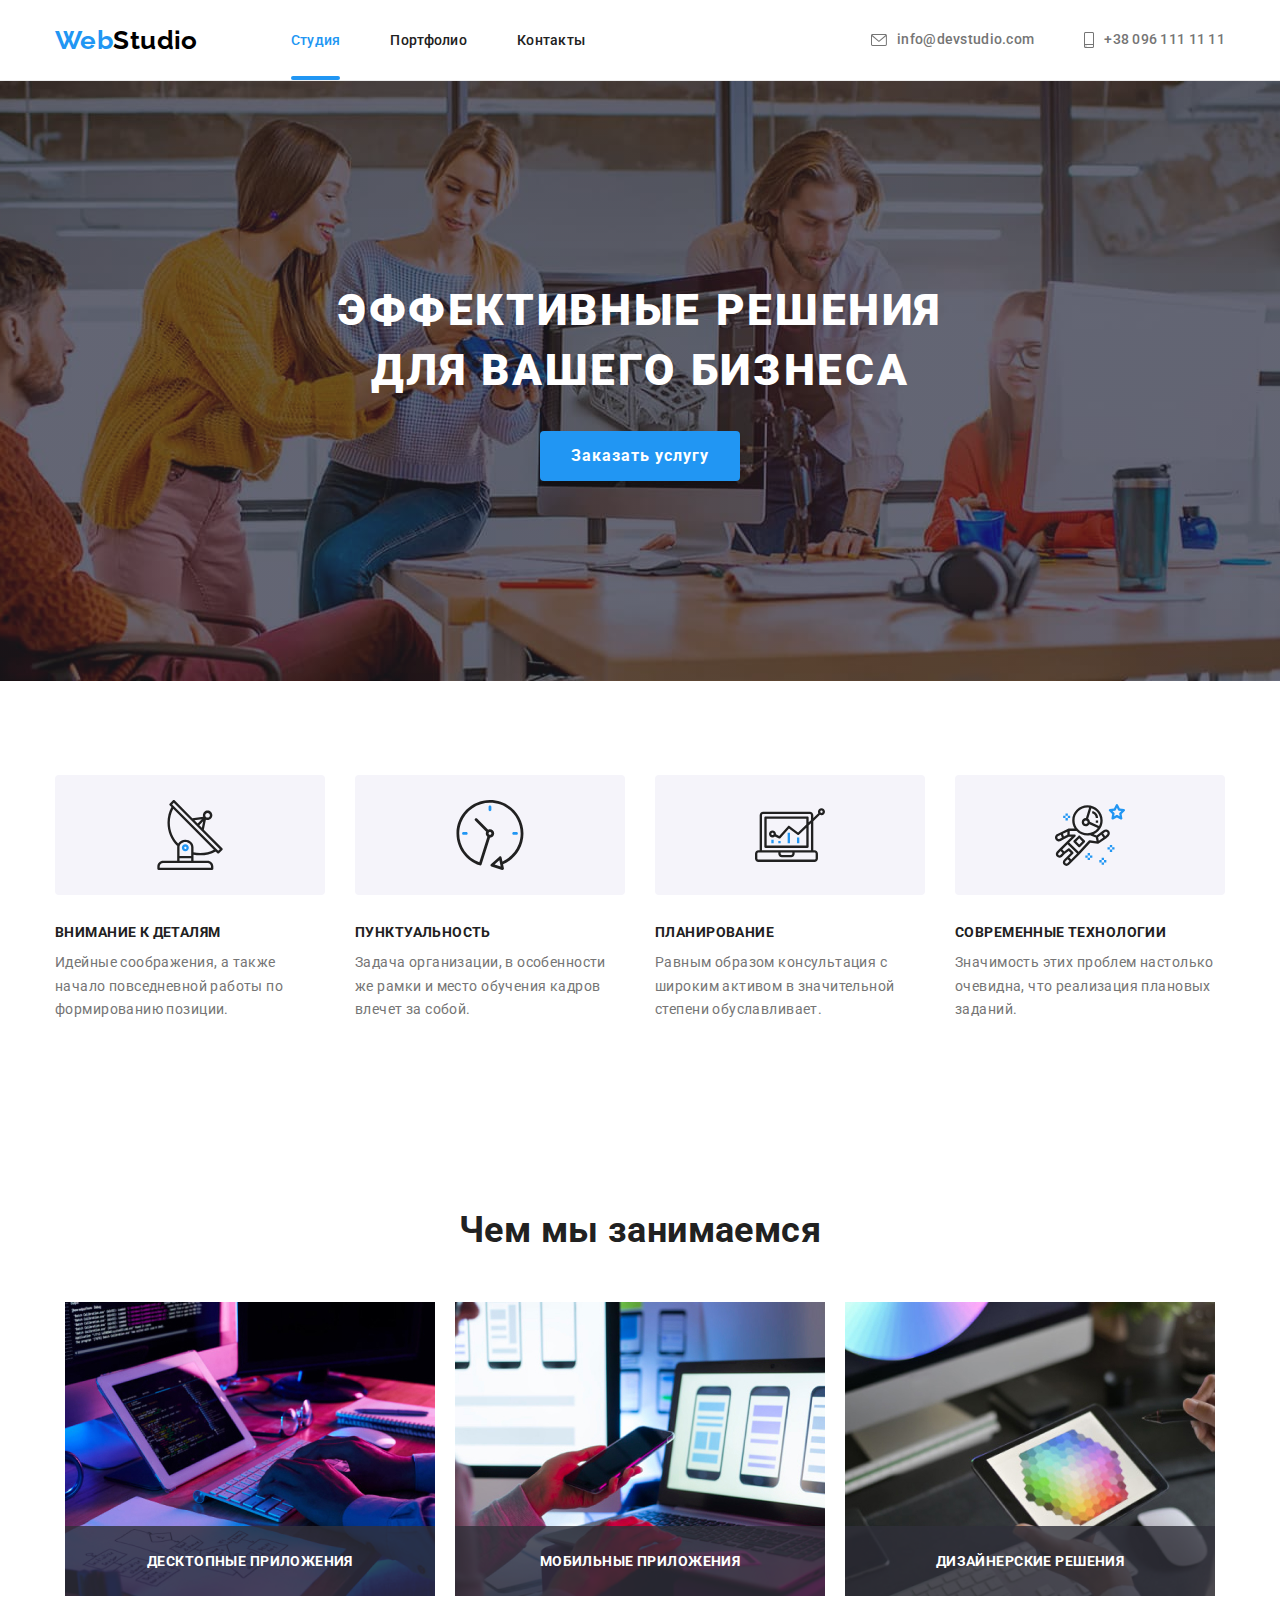
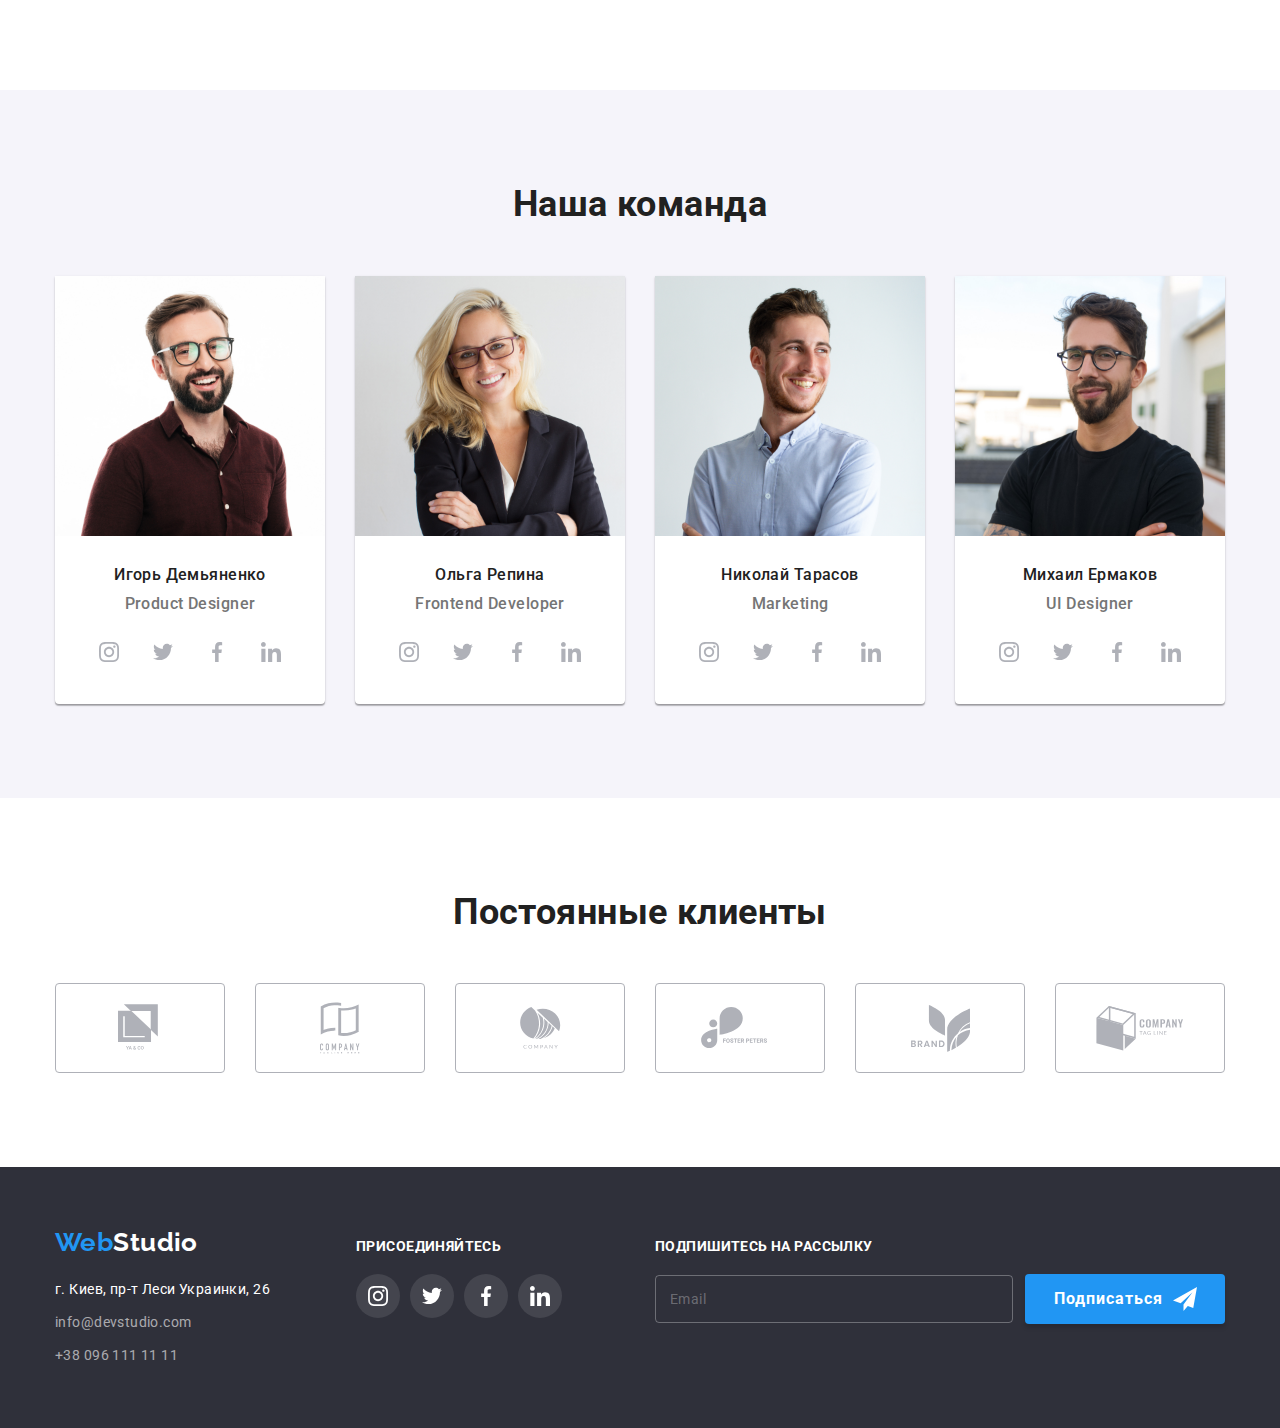
<file: index.html>
<!DOCTYPE html>
<html lang="ru">
  <head>
    <meta charset="UTF-8" />
    <meta name="viewport" content="width=device-width, initial-scale=1.0" />
    <link rel="preconnect" href="https://fonts.gstatic.com" />
    <link
      href="https://fonts.googleapis.com/css2?family=Raleway:wght@700&family=Roboto:wght@400;500;700&display=swap"
      rel="stylesheet"
    />
    <link
      rel="stylesheet"
      href="https://cdnjs.cloudflare.com/ajax/libs/modern-normalize/1.0.0/modern-normalize.min.css"
    />
    <link rel="stylesheet" href="./css/main.min.css" />
    <title>Cтудия</title>
  </head>

  <body>
    <header class="page-header">
      <div class="container">
        <nav class="navigation">
          <a class="logo" href=" ./index.html" aria-label="логотип сайта">
            <span class="accent">Web</span>Studio
          </a>
          <ul class="site-nav list">
            <li class="item">
              <a class="link current" href="./index.html">Студия</a>
            </li>
            <li class="item">
              <a class="link" href="./portfolio.html">Портфолио</a>
            </li>
            <li class="item">
              <a class="link" href="#contacts">Контакты</a>
            </li>
          </ul>
        </nav>
        <address class="contacts">
          <ul class="contacts-list list">
            <li class="item">
              <a class="link" href="mailto:info@devstudio.com">
                <svg class="address-icon" width="16" height="12">
                  <use href="./images/sprite.svg#mail"></use>
                </svg>
                info@devstudio.com
              </a>
            </li>

            <li class="item">
              <a class="link" href="tel:+380961111111">
                <svg class="address-icon" width="10" height="16">
                  <use href="./images/sprite.svg#smartphone"></use>
                </svg>
                +38 096 111 11 11</a
              >
            </li>
          </ul>
        </address>
      </div>
    </header>
    <main>
      <!--Hero-->
      <section class="hero">
        <div class="box-container">
          <h1 class="title">Эффективные решения для вашего бизнеса</h1>
          <button class="button" type="button" data-modal-open>
            Заказать услугу
          </button>
        </div>
      </section>
      <!--advantages-->
      <section class="advantages-section section">
        <div class="container">
          <h2 class="section-title visually-hidden">Преимущества</h2>

          <ul class="advantages-list list">
            <li class="item">
              <div class="advantages-icon">
                <svg class="icon" width="70" height="70">
                  <use href="./images/sprite.svg#antenna"></use>
                </svg>
              </div>
              <h3 class="title">Внимание к деталям</h3>
              <p class="text">
                Идейные соображения, а также начало повседневной работы по
                формированию позиции.
              </p>
            </li>
            <li class="item">
              <div class="advantages-icon">
                <svg class="icon" width="70" height="70">
                  <use href="./images/sprite.svg#clock"></use>
                </svg>
              </div>
              <h3 class="title">Пунктуальность</h3>
              <p class="text">
                Задача организации, в особенности же рамки и место обучения
                кадров влечет за собой.
              </p>
            </li>
            <li class="item">
              <div class="advantages-icon">
                <svg class="icon" width="70" height="70">
                  <use href="./images/sprite.svg#diagram"></use>
                </svg>
              </div>
              <h3 class="title">Планирование</h3>
              <p class="text">
                Равным образом консультация с широким активом в значительной
                степени обуславливает.
              </p>
            </li>
            <li class="item">
              <div class="advantages-icon">
                <svg class="icon" width="70" height="70">
                  <use href="./images/sprite.svg#astronaut"></use>
                </svg>
              </div>
              <h3 class="title">Современные технологии</h3>
              <p class="text">
                Значимость этих проблем настолько очевидна, что реализация
                плановых заданий.
              </p>
            </li>
          </ul>
        </div>
      </section>
      <!--about-->
      <section class="about-section section">
        <div class="container">
          <h2 class="section-title">Чем мы занимаемся</h2>
          <ul class="work-list list">
            <li class="item">
              <a href="#">
                <img
                  src="./images/work/box1.jpg"
                  alt="написание кода"
                  width="370"
                  height="294"
                />
              </a>
              <div class="work-overlay">
                <p>Десктопные приложения</p>
              </div>
            </li>
            <li class="item">
              <a href="#">
                <img
                  src="./images/work/box2.jpg"
                  alt="адаптация сайта"
                  width="370"
                  height="294"
                />
              </a>
              <div class="work-overlay">
                <p>Мобильные приложения</p>
              </div>
            </li>
            <li class="item">
              <a href="#">
                <img
                  src="./images/work/box3.jpg"
                  alt="оформление сайта"
                  width="370"
                  height="294"
                />
              </a>
              <div class="work-overlay">
                <p>Дизайнерские решения</p>
              </div>
            </li>
          </ul>
        </div>
      </section>
      <!--team-->
      <section class="team-section section">
        <div class="container">
          <h2 class="section-title">Наша команда</h2>
          <ul class="team-list list">
            <li class="item">
              <img
                class="photo"
                src="./images/team/person-1.jpg"
                alt="мужчина продакт дизайнер"
                width="270"
                height="260"
              />
              <div class="team-info">
                <h3 class="title">Игорь Демьяненко</h3>
                <p class="text">Product Designer</p>
                <ul class="socials-list list">
                  <li class="socials-item">
                    <a class="socials-link" href="">
                      <svg class="socials-icon" width="20" height="20">
                        <use href="./images/sprite.svg#instagram"></use>
                      </svg>
                    </a>
                  </li>
                  <li class="socials-item">
                    <a class="socials-link" href="">
                      <svg class="socials-icon" width="20" height="20">
                        <use href="./images/sprite.svg#twitter"></use>
                      </svg>
                    </a>
                  </li>
                  <li class="socials-item">
                    <a class="socials-link" href="">
                      <svg class="socials-icon" width="20" height="20">
                        <use href="./images/sprite.svg#facebook"></use>
                      </svg>
                    </a>
                  </li>
                  <li class="socials-item">
                    <a class="socials-link" href="">
                      <svg class="socials-icon" width="20" height="20">
                        <use href="./images/sprite.svg#linkedin"></use>
                      </svg>
                    </a>
                  </li>
                </ul>
              </div>
            </li>
            <li class="item">
              <img
                class="photo"
                src="./images/team/person-2.jpg"
                alt="женщина фронт-енд разработчик"
                width="270"
                height="260"
              />
              <div class="team-info">
                <h3 class="title">Ольга Репина</h3>
                <p class="text">Frontend Developer</p>
                <ul class="socials-list list">
                  <li class="socials-item">
                    <a class="socials-link" href="">
                      <svg class="socials-icon" width="20" height="20">
                        <use href="./images/sprite.svg#instagram"></use>
                      </svg>
                    </a>
                  </li>
                  <li class="socials-item">
                    <a class="socials-link" href="">
                      <svg class="socials-icon" width="20" height="20">
                        <use href="./images/sprite.svg#twitter"></use>
                      </svg>
                    </a>
                  </li>
                  <li class="socials-item">
                    <a class="socials-link" href="">
                      <svg class="socials-icon" width="20" height="20">
                        <use href="./images/sprite.svg#facebook"></use>
                      </svg>
                    </a>
                  </li>
                  <li class="socials-item">
                    <a class="socials-link" href="">
                      <svg class="socials-icon" width="20" height="20">
                        <use href="./images/sprite.svg#linkedin"></use>
                      </svg>
                    </a>
                  </li>
                </ul>
              </div>
            </li>
            <li class="item">
              <img
                class="photo"
                src="./images/team/person-3.jpg"
                alt="мужчина маркетолог"
                width="270"
                height="260"
              />
              <div class="team-info">
                <h3 class="title">Николай Тарасов</h3>
                <p class="text">Marketing</p>
                <ul class="socials-list list">
                  <li class="socials-item">
                    <a class="socials-link" href="">
                      <svg class="socials-icon" width="20" height="20">
                        <use href="./images/sprite.svg#instagram"></use>
                      </svg>
                    </a>
                  </li>
                  <li class="socials-item">
                    <a class="socials-link" href="">
                      <svg class="socials-icon" width="20" height="20">
                        <use href="./images/sprite.svg#twitter"></use>
                      </svg>
                    </a>
                  </li>
                  <li class="socials-item">
                    <a class="socials-link" href="">
                      <svg class="socials-icon" width="20" height="20">
                        <use href="./images/sprite.svg#facebook"></use>
                      </svg>
                    </a>
                  </li>
                  <li class="socials-item">
                    <a class="socials-link" href="">
                      <svg class="socials-icon" width="20" height="20">
                        <use href="./images/sprite.svg#linkedin"></use>
                      </svg>
                    </a>
                  </li>
                </ul>
              </div>
            </li>
            <li class="item">
              <img
                class="photo"
                src="./images/team/person-4.jpg"
                alt="мужчина ui дизайнер"
                width="270"
                height="260"
              />
              <div class="team-info">
                <h3 class="title">Михаил Ермаков</h3>
                <p class="text">UI Designer</p>
                <ul class="socials-list list">
                  <li class="socials-item">
                    <a class="socials-link" href="">
                      <svg class="socials-icon" width="20" height="20">
                        <use href="./images/sprite.svg#instagram"></use>
                      </svg>
                    </a>
                  </li>
                  <li class="socials-item">
                    <a class="socials-link" href="">
                      <svg class="socials-icon" width="20" height="20">
                        <use href="./images/sprite.svg#twitter"></use>
                      </svg>
                    </a>
                  </li>
                  <li class="socials-item">
                    <a class="socials-link" href="">
                      <svg class="socials-icon" width="20" height="20">
                        <use href="./images/sprite.svg#facebook"></use>
                      </svg>
                    </a>
                  </li>
                  <li class="socials-item">
                    <a class="socials-link" href="">
                      <svg class="socials-icon" width="20" height="20">
                        <use href="./images/sprite.svg#linkedin"></use>
                      </svg>
                    </a>
                  </li>
                </ul>
              </div>
            </li>
          </ul>
        </div>
      </section>

      <section class="clients-section">
        <div class="container">
          <h2 class="section-title">Постоянные клиенты</h2>
          <ul class="clients-list list">
            <li class="clients-item">
              <a class="clients-link" href="">
                <svg class="clients-icon" width="44" height="49">
                  <use href="./images/sprite.svg#client-one"></use>
                </svg>
              </a>
            </li>
            <li class="clients-item">
              <a class="clients-link" href="">
                <svg class="clients-icon" width="40" height="52">
                  <use href="./images/sprite.svg#client-two"></use>
                </svg>
              </a>
            </li>
            <li class="clients-item">
              <a class="clients-link" href="">
                <svg class="clients-icon" width="41" height="42">
                  <use href="./images/sprite.svg#client-three"></use>
                </svg>
              </a>
            </li>
            <li class="clients-item">
              <a class="clients-link" href="">
                <svg class="clients-icon" width="79" height="42">
                  <use href="./images/sprite.svg#client-four"></use>
                </svg>
              </a>
            </li>
            <li class="clients-item">
              <a class="clients-link" href="">
                <svg class="clients-icon" width="59" height="47">
                  <use href="./images/sprite.svg#client-five"></use>
                </svg>
              </a>
            </li>
            <li class="clients-item">
              <a class="clients-link" href="">
                <svg class="clients-icon" width="88" height="45">
                  <use href="./images/sprite.svg#client-six"></use>
                </svg>
              </a>
            </li>
          </ul>
        </div>
      </section>
    </main>
    <!--footer-->
    <footer class="page-footer">
      <div class="container footer-container">
        <div class="footer-box">
          <a
            class="logo logo-footer"
            href="./index.html"
            aria-label="логотип сайта"
          >
            <span class="accent">Web</span>Studio
          </a>
          <address id="contacts">
            <ul class="contacts-list-footer list">
              <li class="item">
                <a class="link mail" href="./index.html" target="blank"
                  >г. Киев, пр-т Леси Украинки, 26</a
                >
              </li>
              <li class="item">
                <a class="link" href="mailto:info@devstudio.com"
                  >info@devstudio.com</a
                >
              </li>
              <li class="item">
                <a class="link" href="tel:+380961111111">+38 096 111 11 11</a>
              </li>
            </ul>
          </address>
        </div>
        <div class="footer-box">
          <p class="text">Присоединяйтесь</p>
          <ul class="socials-list list">
            <li class="socials-item">
              <a class="socials-link footer-icon" href="">
                <svg class="socials-icon" width="20" height="20">
                  <use href="./images/sprite.svg#instagram"></use>
                </svg>
              </a>
            </li>
            <li class="socials-item">
              <a class="socials-link footer-icon" href="">
                <svg class="socials-icon" width="20" height="20">
                  <use href="./images/sprite.svg#twitter"></use>
                </svg>
              </a>
            </li>
            <li class="socials-item">
              <a class="socials-link footer-icon" href="">
                <svg class="socials-icon" width="20" height="20">
                  <use href="./images/sprite.svg#facebook"></use>
                </svg>
              </a>
            </li>
            <li class="socials-item">
              <a class="socials-link footer-icon" href="">
                <svg class="socials-icon" width="20" height="20">
                  <use href="./images/sprite.svg#linkedin"></use>
                </svg>
              </a>
            </li>
          </ul>
        </div>
        <div class="subscription footer-box">
          <p class="text">Подпишитесь на рассылку</p>
          <form class="subscription-form" autocomplete="off">
            <div class="subscription-field">
              <input
                class="subscription-input"
                name="email"
                id="subscription"
                placeholder=" "
              />
              <label class="subscription-label" for="subscription">Email</label>
            </div>
            <button class="subscription-button button" type="submit">
              Подписаться
              <svg class="telegram-icon" width="24" height="24">
                <use href="./images/sprite.svg#telegram"></use>
              </svg>
            </button>
          </form>
        </div>
      </div>
    </footer>
    <div class="backdrop is-hidden" data-modal>
      <div class="modal is-open">
        <button class="close-button" data-modal-close>
          <svg class="close-icon" width="18px" height="18px">
            <use href="./images/sprite.svg#close"></use>
          </svg>
        </button>
        <p class="modal-title">Оставьте свои данные, мы вам перезвоним</p>
        <form class="user-form" autocomplete="off">
          <div class="form-field">
            <label class="user-label" for="user-name">Имя</label>
            <div class="input-field">
              <input
                class="user-input"
                name="name"
                id="user-name"
                autocomplete="off"
              />
              <svg class="form-icon" width="12px" height="12px">
                <use href="./images/sprite.svg#name"></use>
              </svg>
            </div>
          </div>

          <div class="form-field">
            <label class="user-label" for="user-phone">Телефон</label>
            <div class="input-field">
              <input class="user-input" name="tel" id="user-phone" />
              <svg class="form-icon" width="13px" height="13px">
                <use href="./images/sprite.svg#telephone"></use>
              </svg>
            </div>
          </div>

          <div class="form-field">
            <label class="user-label" for="user-mail">Почта</label>
            <div class="input-field">
              <input class="user-input" name="email" id="user-mail" />
              <svg class="form-icon" width="15px" height="12px">
                <use href="./images/sprite.svg#modal-mail"></use>
              </svg>
            </div>
          </div>
          <div class="form-field">
            <label class="user-label" for="form-comment">Комментарий</label>
            <textarea
              class="form-comment"
              name="comment"
              id="form-comment"
              placeholder="Введите текст"
            ></textarea>
          </div>

          <input
            class="user-checkbox visually-hidden"
            type="checkbox"
            value="accept-policy"
            id="policy"
          />
          <label for="policy" class="user-policy"
            >Соглашаюсь с рассылкой и принимаю
            <a href="" class="policy-link">Условия договора</a>
          </label>

          <button class="submit-button button" type="submit">Отправить</button>
        </form>
      </div>
    </div>
    <script src="./js/modal.js"></script>
  </body>
</html>
</file>
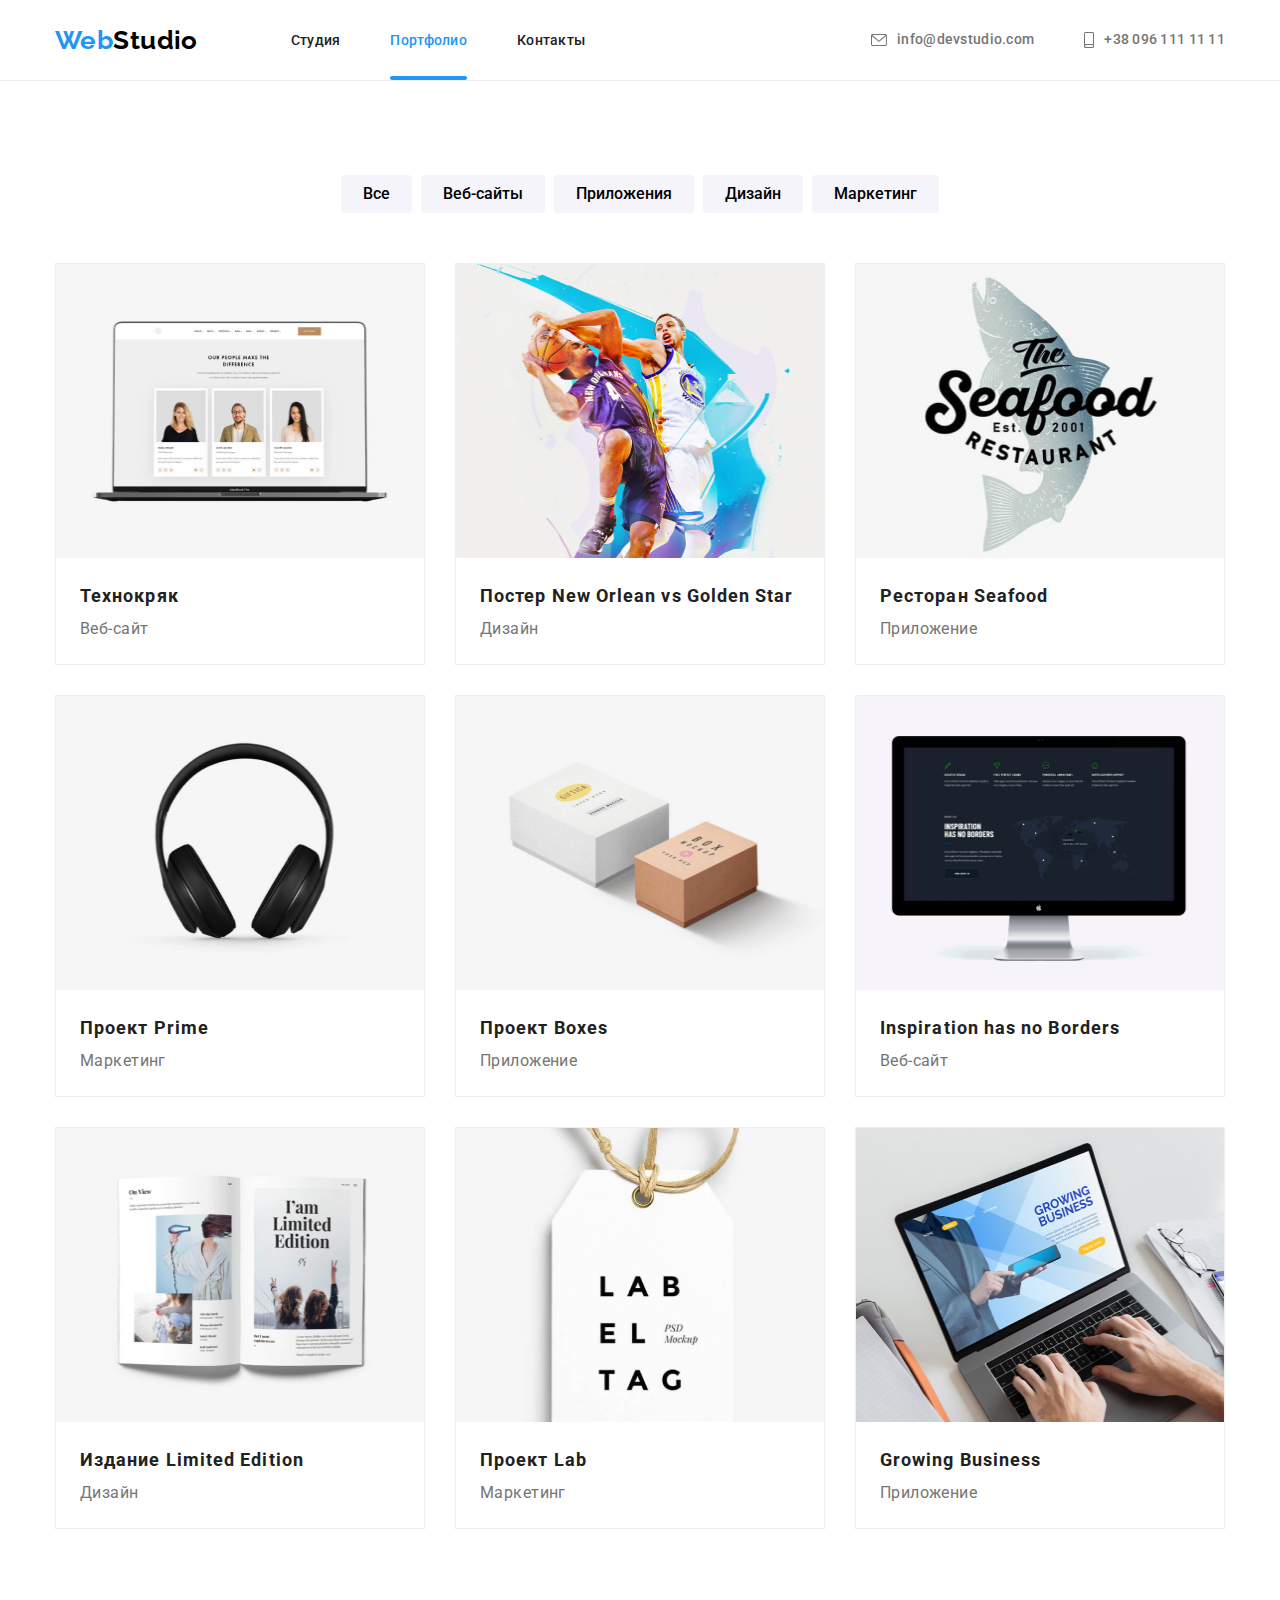
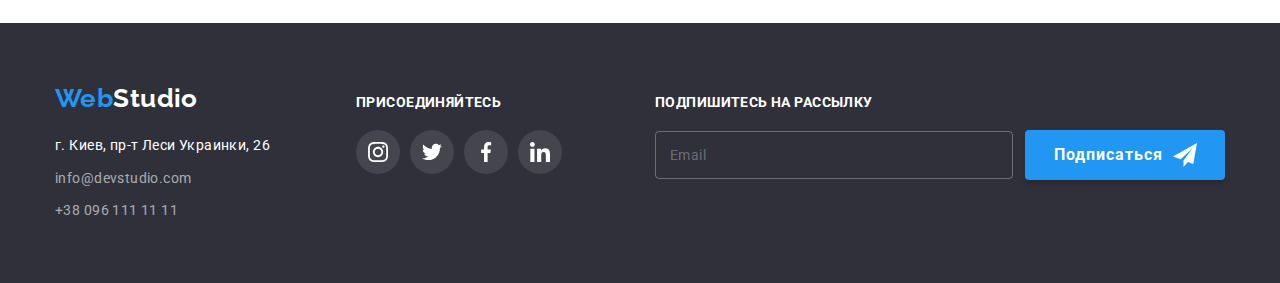
<file: portfolio.html>
<!DOCTYPE html>
<html lang="ru">
  <head>
    <meta charset="UTF-8" />
    <meta name="viewport" content="width=device-width, initial-scale=1.0" />
    <link rel="preconnect" href="https://fonts.gstatic.com" />
    <link
      href="https://fonts.googleapis.com/css2?family=Raleway:wght@700&family=Roboto:wght@400;500;700&display=swap"
      rel="stylesheet"
    />
    <link
      rel="stylesheet"
      href="https://cdnjs.cloudflare.com/ajax/libs/modern-normalize/1.0.0/modern-normalize.min.css"
    />
    <link rel="stylesheet" href="./css/portfolio.min.css" />
    <title>Портфолио</title>
  </head>

  <body>
    <header class="page-header portfolio-header">
      <div class="container">
        <nav class="navigation">
          <a class="logo" href=" ./index.html" aria-label="логотип сайта">
            <span class="accent">Web</span>Studio
          </a>
          <ul class="site-nav list">
            <li class="item">
              <a class="link" href="./index.html">Студия</a>
            </li>
            <li class="item">
              <a class="link current" href="./portfolio.html">Портфолио</a>
            </li>
            <li class="item">
              <a class="link" href="#contacts">Контакты</a>
            </li>
          </ul>
        </nav>
        <address class="contacts">
          <ul class="contacts-list list">
            <li class="item">
              <a class="link" href="mailto:info@devstudio.com">
                <svg class="address-icon" width="16" height="12">
                  <use href="./images/sprite.svg#mail"></use>
                </svg>
                info@devstudio.com
              </a>
            </li>

            <li class="item">
              <a class="link" href="tell:+380961111111">
                <svg class="address-icon" width="10" height="16">
                  <use href="./images/sprite.svg#smartphone"></use>
                </svg>
                +38 096 111 11 11</a
              >
            </li>
          </ul>
        </address>
      </div>
    </header>
    <!-- main -->
    <main>
      <!-- Portfolio -->
      <section class="projects">
        <div class="container">
          <h1 class="visually-hidden">Наши проекты</h1>
          <ul class="filter list">
            <li class="item">
              <button class="filter-button" type="button">Все</button>
            </li>
            <li class="item">
              <button class="filter-button" type="button">Веб-сайты</button>
            </li>
            <li class="item">
              <button class="filter-button" type="button">Приложения</button>
            </li>
            <li class="item">
              <button class="filter-button" type="button">Дизайн</button>
            </li>
            <li class="item">
              <button class="filter-button" type="button">Маркетинг</button>
            </li>
          </ul>

          <ul class="projects-list list">
            <li class="item">
              <a class="projects-link" href="">
                <div class="projects-thumb">
                  <img
                    class="photo"
                    src="./images/portfolio/projects/project-1.jpg"
                    alt="лептоп"
                    width="370"
                    height="294"
                  />
                  <div class="overlay-thumb">
                    <p class="text-thumb">
                      Технокряк это современная площадка распространения
                      коронавируса. Компании используют эту платформу для
                      цифрового шпионажа и атак на защищённые сервера
                      конкурентов.
                    </p>
                  </div>
                </div>
                <div class="info-thumb">
                  <h2 class="title">Технокряк</h2>
                  <p class="text">Веб-сайт</p>
                </div>
              </a>
            </li>

            <li class="item">
              <a class="projects-link" href="">
                <div class="projects-thumb">
                  <img
                    class="photo"
                    src="./images/portfolio/projects/project-2.jpg"
                    alt="лептоп"
                    width="370"
                    height="294"
                  />
                  <div class="overlay-thumb">
                    <p class="text-thumb">
                      Технокряк это современная площадка распространения
                      коронавируса. Компании используют эту платформу для
                      цифрового шпионажа и атак на защищённые сервера
                      конкурентов.
                    </p>
                  </div>
                </div>
                <div class="info-thumb">
                  <h2 class="title">Постер New Orlean vs Golden Star</h2>
                  <p class="text">Дизайн</p>
                </div>
              </a>
            </li>

            <li class="item">
              <a class="projects-link" href="">
                <div class="projects-thumb">
                  <img
                    class="photo"
                    src="./images/portfolio/projects/project-3.jpg"
                    alt="лептоп"
                    width="370"
                    height="294"
                  />
                  <div class="overlay-thumb">
                    <p class="text-thumb">
                      Технокряк это современная площадка распространения
                      коронавируса. Компании используют эту платформу для
                      цифрового шпионажа и атак на защищённые сервера
                      конкурентов.
                    </p>
                  </div>
                </div>
                <div class="info-thumb">
                  <h2 class="title">Ресторан Seafood</h2>
                  <p class="text">Приложение</p>
                </div>
              </a>
            </li>
            <li class="item">
              <a class="projects-link" href="">
                <div class="projects-thumb">
                  <img
                    class="photo"
                    src="./images/portfolio/projects/project-4.jpg"
                    alt="лептоп"
                    width="370"
                    height="294"
                  />
                  <div class="overlay-thumb">
                    <p class="text-thumb">
                      Технокряк это современная площадка распространения
                      коронавируса. Компании используют эту платформу для
                      цифрового шпионажа и атак на защищённые сервера
                      конкурентов.
                    </p>
                  </div>
                </div>
                <div class="info-thumb">
                  <h2 class="title">Проект Prime</h2>
                  <p class="text">Маркетинг</p>
                </div>
              </a>
            </li>

            <li class="item">
              <a class="projects-link" href="">
                <div class="projects-thumb">
                  <img
                    class="photo"
                    src="./images/portfolio/projects/project-5.jpg"
                    alt="лептоп"
                    width="370"
                    height="294"
                  />
                  <div class="overlay-thumb">
                    <p class="text-thumb">
                      Технокряк это современная площадка распространения
                      коронавируса. Компании используют эту платформу для
                      цифрового шпионажа и атак на защищённые сервера
                      конкурентов.
                    </p>
                  </div>
                </div>
                <div class="info-thumb">
                  <h2 class="title">Проект Boxes</h2>
                  <p class="text">Приложение</p>
                </div>
              </a>
            </li>

            <li class="item">
              <a class="projects-link" href="">
                <div class="projects-thumb">
                  <img
                    class="photo"
                    src="./images/portfolio/projects/project-6.jpg"
                    alt="лептоп"
                    width="370"
                    height="294"
                  />
                  <div class="overlay-thumb">
                    <p class="text-thumb">
                      Технокряк это современная площадка распространения
                      коронавируса. Компании используют эту платформу для
                      цифрового шпионажа и атак на защищённые сервера
                      конкурентов.
                    </p>
                  </div>
                </div>
                <div class="info-thumb">
                  <h2 class="title">Inspiration has no Borders</h2>
                  <p class="text">Веб-сайт</p>
                </div>
              </a>
            </li>

            <li class="item">
              <a class="projects-link" href="">
                <div class="projects-thumb">
                  <img
                    class="photo"
                    src="./images/portfolio/projects/project-7.jpg"
                    alt="лептоп"
                    width="370"
                    height="294"
                  />
                  <div class="overlay-thumb">
                    <p class="text-thumb">
                      Технокряк это современная площадка распространения
                      коронавируса. Компании используют эту платформу для
                      цифрового шпионажа и атак на защищённые сервера
                      конкурентов.
                    </p>
                  </div>
                </div>
                <div class="info-thumb">
                  <h2 class="title">Издание Limited Edition</h2>
                  <p class="text">Дизайн</p>
                </div>
              </a>
            </li>

            <li class="item">
              <a class="projects-link" href="">
                <div class="projects-thumb">
                  <img
                    class="photo"
                    src="./images/portfolio/projects/project-8.jpg"
                    alt="лептоп"
                    width="370"
                    height="294"
                  />
                  <div class="overlay-thumb">
                    <p class="text-thumb">
                      Технокряк это современная площадка распространения
                      коронавируса. Компании используют эту платформу для
                      цифрового шпионажа и атак на защищённые сервера
                      конкурентов.
                    </p>
                  </div>
                </div>
                <div class="info-thumb">
                  <h2 class="title">Проект Lab</h2>
                  <p class="text">Маркетинг</p>
                </div>
              </a>
            </li>

            <li class="item">
              <a class="projects-link" href="">
                <div class="projects-thumb">
                  <img
                    class="photo"
                    src="./images/portfolio/projects/project-9.jpg"
                    alt="лептоп"
                    width="370"
                    height="294"
                  />
                  <div class="overlay-thumb">
                    <p class="text-thumb">
                      Технокряк это современная площадка распространения
                      коронавируса. Компании используют эту платформу для
                      цифрового шпионажа и атак на защищённые сервера
                      конкурентов.
                    </p>
                  </div>
                </div>
                <div class="info-thumb">
                  <h2 class="title">Growing Business</h2>
                  <p class="text">Приложение</p>
                </div>
              </a>
            </li>
          </ul>
        </div>
      </section>
    </main>
    <!--footer-->
    <footer class="page-footer">
      <div class="container footer-container">
        <div class="footer-box">
          <a
            class="logo logo-footer"
            href="./index.html"
            aria-label="логотип сайта"
          >
            <span class="accent">Web</span>Studio
          </a>
          <address id="contacts">
            <ul class="contacts-list-footer list">
              <li class="item">
                <a class="link mail" href="./index.html" target="blank"
                  >г. Киев, пр-т Леси Украинки, 26</a
                >
              </li>
              <li class="item">
                <a class="link" href="mailto:info@devstudio.com"
                  >info@devstudio.com</a
                >
              </li>
              <li class="item">
                <a class="link" href="tel:+380961111111">+38 096 111 11 11</a>
              </li>
            </ul>
          </address>
        </div>
        <div class="footer-box">
          <p class="text">Присоединяйтесь</p>
          <ul class="socials-list list">
            <li class="socials-item">
              <a class="socials-link footer-icon" href="">
                <svg class="socials-icon" width="20" height="20">
                  <use href="./images/sprite.svg#instagram"></use>
                </svg>
              </a>
            </li>
            <li class="socials-item">
              <a class="socials-link footer-icon" href="">
                <svg class="socials-icon" width="20" height="20">
                  <use href="./images/sprite.svg#twitter"></use>
                </svg>
              </a>
            </li>
            <li class="socials-item">
              <a class="socials-link footer-icon" href="">
                <svg class="socials-icon" width="20" height="20">
                  <use href="./images/sprite.svg#facebook"></use>
                </svg>
              </a>
            </li>
            <li class="socials-item">
              <a class="socials-link footer-icon" href="">
                <svg class="socials-icon" width="20" height="20">
                  <use href="./images/sprite.svg#linkedin"></use>
                </svg>
              </a>
            </li>
          </ul>
        </div>
        <div class="subscription footer-box">
          <p class="text">Подпишитесь на рассылку</p>
          <form class="subscription-form" autocomplete="off">
            <div class="subscription-field">
              <input
                class="subscription-input"
                name="email"
                id="subscription"
                placeholder=" "
              />
              <label class="subscription-label" for="subscription">Email</label>
            </div>
            <button class="subscription-button button" type="submit">
              Подписаться
              <svg class="telegram-icon" width="24" height="24">
                <use href="./images/sprite.svg#telegram"></use>
              </svg>
            </button>
          </form>
        </div>
      </div>
    </footer>
  </body>
</html>
</file>
<file: css/main.min.css>
body{background-color:#ffffff;color:#212121;font-family:Roboto, sans-serif;letter-spacing:0.03em;font-size:14px}h1,h2,h3,h4,h5,h6{margin:0}ul,ol{margin:0;padding:0}p{margin:0}img{display:block}.list{list-style:none}.link{text-decoration:none}.container{margin-left:auto;margin-right:auto;width:1200px;padding-left:15px;padding-right:15px}.section{padding-top:94px;padding-bottom:94px}.section-title{margin-bottom:50px;font-weight:700;font-size:36px;line-height:1.16;text-align:center}.visually-hidden{position:absolute;width:1px;height:1px;margin:-1px;border:0;padding:0;white-space:nowrap;clip-path:inset(100%);clip:rect(0 0 0 0);overflow:hidden}.logo{color:#000000;font-family:Raleway, sans-serif;font-weight:700;font-size:26px;line-height:1.19;text-decoration:none}.logo .accent{color:#2196f3}.page-footer .logo{display:block;margin-bottom:20px}.logo-footer{color:#ffffff}.button{width:200px;height:50px;color:#ffffff;background-color:#2196f3;box-shadow:0px 4px 4px rgba(0,0,0,0.15);font-weight:700;font-size:16px;line-height:1.87;letter-spacing:0.06em;text-decoration:none;border-radius:4px;border:none;cursor:pointer;transition:250ms cubic-bezier(0.4, 0, 0.2, 1)}.button:hover,.button:focus{background-color:#ffffff;color:#2196f3}.socials{margin-bottom:30px}.socials-list{display:flex;justify-content:center}.socials-link{display:flex;height:44px;width:44px;border-radius:50%;align-items:center;justify-content:center;color:#afb1b8;transition:250ms cubic-bezier(0.4, 0, 0.2, 1)}.socials-link:hover,.socials-link:focus{color:#ffffff;background-color:#2196f3}.socials-item:nth-child(-n+3){margin-right:10px}.socials-icon{width:20px;height:20px;fill:currentColor}.footer-icon{background-color:rgba(255,255,255,0.1);color:#fff}.backdrop{position:fixed;top:0;left:0;width:100%;height:100%;background-color:rgba(0,0,0,0.2);opacity:1;transition:opacity 250ms cubic-bezier(0.4, 0, 0.2, 1)}.backdrop.is-hidden{opacity:0;pointer-events:none}.backdrop.is-hidden .modal{transform:translate(-50%, -50%) scale(0.5)}.modal{position:absolute;top:50%;left:50%;transform:translate(-50%, -50%) scale(1);transition:250ms cubic-bezier(0.4, 0, 0.2, 1);width:528px;height:581px;padding:40px;background-color:#fff;box-shadow:0px 1px 3px rgba(0,0,0,0.12),0px 1px 1px rgba(0,0,0,0.14),0px 2px 1px rgba(0,0,0,0.2);border-radius:4px}.close-button{position:absolute;top:8px;right:8px;display:flex;align-items:center;justify-content:center;width:30px;height:30px;border:1px solid rgba(0,0,0,0.1);border-radius:50%;color:#212121;background-color:#ffffff;cursor:pointer;transition:250ms cubic-bezier(0.4, 0, 0.2, 1)}.close-button:hover,.close-button:focus{color:#2196f3}.close-button .close-icon{fill:currentColor}.modal-title{margin-bottom:12px;font-weight:700;font-size:20px;line-height:1.15;text-align:center;color:#212121}.user-label{display:block;margin-bottom:4px;font-size:12px;line-height:1.16;letter-spacing:0.01em;color:#757575}.form-field{margin-bottom:10px}.form-field:nth-child(4){margin-bottom:20px}.input-field{position:relative}.user-input{width:100%;padding-top:12px;padding-bottom:12px;padding-left:42px;padding-right:16px;border:1px solid rgba(33,33,33,0.2);border-radius:4px;transition:border-color 250ms cubic-bezier(0.4, 0, 0.2, 1)}.user-input:focus{outline:none;border-color:#2196f3}.form-icon{position:absolute;top:50%;left:12px;transform:translateY(-50%);transition:250ms cubic-bezier(0.4, 0, 0.2, 1)}.user-input:focus+.form-icon{fill:#2196f3}.form-comment{width:100%;height:120px;padding:12px 16px;font-size:12px;font-weight:400;line-height:1.16;letter-spacing:0.01em;border:1px solid rgba(33,33,33,0.2);border-radius:4px;resize:none;outline:none;transition:250ms cubic-bezier(0.4, 0, 0.2, 1)}.form-comment:focus{outline:none;border-color:#2196f3}.form-comment::placeholder{transition:color 250ms cubic-bezier(0.4, 0, 0.2, 1)}.form-comment:focus::placeholder{color:#2196f3}.user-policy{display:block;font-size:14px;line-height:1.78;text-align:center;margin-bottom:30px;color:#757575}.policy-link{color:#2196f3}.user-policy::before{display:inline-flex;content:'';width:16px;height:15px;border:2px solid #212121;border-radius:2px;margin-right:8px;transition:250ms cubic-bezier(0.4, 0, 0.2, 1)}.user-checkbox:checked+.user-policy::before{background-color:#2196f3;border-color:#2196f3;background-image:url("../images/modal/checkbox.svg");background-repeat:no-repeat}.submit-button{display:block;margin-left:auto;margin-right:auto;box-shadow:0px 4px 4px rgba(0,0,0,0.15);transition:background-color 250ms cubic-bezier(0.4, 0, 0.2, 1)}.submit-button:hover,.submit-button:focus{background-color:#188ce8;color:#ffffff}.subscription.footer-box{width:570px}.subscription-form{display:flex;align-items:center}.subscription-field{position:relative}.subscription-label{position:absolute;top:50%;left:15px;transform:translateY(-50%) scale(1);color:rgba(255,255,255,0.3);transition:transform 250ms cubic-bezier(0.4, 0, 0.2, 1),color 400ms cubic-bezier(0.4, 0, 0.2, 1),scale 400ms cubic-bezier(0.4, 0, 0.2, 1)}.subscription-input:focus+.subscription-label,.subscription-input:not(:placeholder-shown)+.subscription-label{transform:translate(-170%, -50%) scale(1.25);color:#ffffff}.subscription-input{display:inline-block;width:358px;padding:15px 16px;margin-right:12px;background-color:transparent;border:1px solid rgba(255,255,255,0.3);border-radius:4px;color:rgba(255,255,255,0.6)}.subscription-button.button{display:inline-flex;align-items:center;padding-left:29px;padding-right:28px;padding-top:10px;padding-bottom:10px}.telegram-icon{margin-left:10px;fill:currentColor}.page-header{border-bottom:1px solid #ececec;background-color:#fff}.page-header .container{display:flex;align-items:center;min-height:80px}.navigation{display:flex}.site-nav{display:flex;align-items:center;margin-left:93px}.site-nav .item:not(:last-child){margin-right:50px}.site-nav .link{position:relative;padding-top:32px;padding-bottom:32px;color:#212121;font-weight:500;font-size:14px;line-height:1.14;letter-spacing:0.02em;text-decoration:none;transition:250ms cubic-bezier(0.4, 0, 0.2, 1)}.site-nav .link:hover,.site-nav .link:focus{color:#2196f3}.site-nav .link:hover::after,.site-nav .link:focus::after{transform:scaleX(1)}.site-nav .link::after{position:absolute;display:block;bottom:0px;left:0px;right:0px;content:'';width:100%;height:4px;border-radius:2px;transform:scaleX(0);transition:250ms cubic-bezier(0.4, 0, 0.2, 1);background-color:#2196f3}.site-nav .link.current{color:#2196f3}.site-nav .link.current::after{transform:scaleX(1)}.contacts{display:flex;margin-left:auto}.contacts-list{display:flex}.contacts-list .item:not(:last-child){margin-right:50px}.contacts-list .link{display:inline-flex;align-items:center;padding-top:10px;padding-bottom:10px;color:#757575;font-weight:500;font-size:14px;line-height:1.14;letter-spacing:0.02em;text-decoration:none;font-style:normal;transition:250ms cubic-bezier(0.4, 0, 0.2, 1)}.contacts-list .link:hover,.contacts-list .link:focus{color:#2196f3}.address-icon{margin-right:10px;fill:currentColor}.portfolio-header{margin-bottom:94px}.hero{display:flex;align-items:center;justify-content:center;margin-left:auto;margin-right:auto;background-color:#2f303a;max-width:1600px;text-align:center;background-image:linear-gradient(to right, rgba(47,48,58,0.4), rgba(47,48,58,0.4)),url(../images/hero/hero.jpg);background-size:cover;background-position:center;background-repeat:no-repeat}.hero .box-container{max-width:696px;padding-top:200px;padding-bottom:200px}.hero .title{margin-bottom:30px;color:#ffffff;font-weight:900;font-size:44px;line-height:1.36;letter-spacing:0.06em;text-transform:uppercase}.advantages-section .container{display:flex}.advantages-list{display:flex}.advantages-list .item:not(:last-child){margin-right:30px;max-width:270px}.advantages-list .title{margin-bottom:10px;color:#212121;font-weight:700;font-size:14px;line-height:1.14;text-transform:uppercase}.advantages-list .text{color:#757575;font-weight:normal;font-size:14px;line-height:1.71}.advantages-icon{display:flex;width:270px;height:120px;background-color:#f5f4fa;border-radius:4px;align-items:center;justify-content:center;margin-bottom:30px}.work-list{display:flex;justify-content:space-around}.work-list .item{position:relative}.work-overlay{position:absolute;bottom:0px;left:0px;min-height:70px;padding-top:27px;padding-bottom:27px;width:100%;text-align:center;text-transform:uppercase;color:#ffffff;font-weight:700;background-color:rgba(47,48,58,0.8)}.team-section{display:flex;justify-content:center;align-items:center;background-color:#f5f4fa}.team-list{display:flex;justify-content:space-between}.team-info{padding-top:30px;padding-bottom:30px}.team-info .title{margin-bottom:10px}.team-info .text{margin-bottom:16px;color:#757575;font-weight:400}.team-list .item{background:#ffffff;box-shadow:0px 1px 3px rgba(0,0,0,0.12),0px 1px 1px rgba(0,0,0,0.14),0px 2px 1px rgba(0,0,0,0.2);border-radius:0px 0px 4px 4px}.team-list .title,.team-list .text{font-weight:500;font-size:16px;line-height:1.18;text-align:center}.clients-section{display:flex;padding-top:94px;padding-bottom:94px}.clients-list{display:flex;justify-content:space-between}.clients-link{color:#afb1b8;border:1px solid #afb1b8;display:flex;width:170px;height:90px;border-radius:4px;justify-content:center;align-items:center;transition:250ms cubic-bezier(0.4, 0, 0.2, 1)}.clients-link:hover,.clients-link:focus{color:#2196f3;border-color:#2196f3}.clients-icon{fill:currentColor}.footer-container{display:flex;align-items:baseline}.page-footer{background-color:#2f303a;padding-top:60px;padding-bottom:60px}.page-footer .footer-box:not(:last-child){margin-right:70px}.page-footer .footer-box:nth-child(2){margin-right:93px}.footer-box .text{margin-bottom:20px;font-weight:700;line-height:1.142;text-transform:uppercase;color:#ffffff}.contacts-list-footer{width:231px}.contacts-list-footer .item:not(:last-child){margin-bottom:9px}.contacts-list-footer .link{display:block;color:rgba(255,255,255,0.6);font-weight:400;line-height:1.71;text-decoration:none;font-style:normal;transition:250ms cubic-bezier(0.4, 0, 0.2, 1)}.contacts-list-footer .link:hover,.contacts-list-footer .link:focus{color:#2196f3}.contacts-list-footer .mail{color:#ffffff}
/*# sourceMappingURL=main.min.css.map */
</file>
<file: css/portfolio.min.css>
body{background-color:#ffffff;color:#212121;font-family:Roboto, sans-serif;letter-spacing:0.03em;font-size:14px}h1,h2,h3,h4,h5,h6{margin:0}ul,ol{margin:0;padding:0}p{margin:0}img{display:block}.list{list-style:none}.link{text-decoration:none}.container{margin-left:auto;margin-right:auto;width:1200px;padding-left:15px;padding-right:15px}.visually-hidden{position:absolute;width:1px;height:1px;margin:-1px;border:0;padding:0;white-space:nowrap;clip-path:inset(100%);clip:rect(0 0 0 0);overflow:hidden}.logo{color:#000000;font-family:Raleway, sans-serif;font-weight:700;font-size:26px;line-height:1.19;text-decoration:none}.logo .accent{color:#2196f3}.page-footer .logo{display:block;margin-bottom:20px}.logo-footer{color:#ffffff}.button{width:200px;height:50px;color:#ffffff;background-color:#2196f3;box-shadow:0px 4px 4px rgba(0,0,0,0.15);font-weight:700;font-size:16px;line-height:1.87;letter-spacing:0.06em;text-decoration:none;border-radius:4px;border:none;cursor:pointer;transition:250ms cubic-bezier(0.4, 0, 0.2, 1)}.button:hover,.button:focus{background-color:#ffffff;color:#2196f3}.socials{margin-bottom:30px}.socials-list{display:flex;justify-content:center}.socials-link{display:flex;height:44px;width:44px;border-radius:50%;align-items:center;justify-content:center;color:#afb1b8;transition:250ms cubic-bezier(0.4, 0, 0.2, 1)}.socials-link:hover,.socials-link:focus{color:#ffffff;background-color:#2196f3}.socials-item:nth-child(-n+3){margin-right:10px}.socials-icon{width:20px;height:20px;fill:currentColor}.footer-icon{background-color:rgba(255,255,255,0.1);color:#fff}.modal-title{margin-bottom:12px;font-weight:700;font-size:20px;line-height:1.15;text-align:center;color:#212121}.user-label{display:block;margin-bottom:4px;font-size:12px;line-height:1.16;letter-spacing:0.01em;color:#757575}.form-field{margin-bottom:10px}.form-field:nth-child(4){margin-bottom:20px}.input-field{position:relative}.user-input{width:100%;padding-top:12px;padding-bottom:12px;padding-left:42px;padding-right:16px;border:1px solid rgba(33,33,33,0.2);border-radius:4px;transition:border-color 250ms cubic-bezier(0.4, 0, 0.2, 1)}.user-input:focus{outline:none;border-color:#2196f3}.form-icon{position:absolute;top:50%;left:12px;transform:translateY(-50%);transition:250ms cubic-bezier(0.4, 0, 0.2, 1)}.user-input:focus+.form-icon{fill:#2196f3}.form-comment{width:100%;height:120px;padding:12px 16px;font-size:12px;font-weight:400;line-height:1.16;letter-spacing:0.01em;border:1px solid rgba(33,33,33,0.2);border-radius:4px;resize:none;outline:none;transition:250ms cubic-bezier(0.4, 0, 0.2, 1)}.form-comment:focus{outline:none;border-color:#2196f3}.form-comment::placeholder{transition:color 250ms cubic-bezier(0.4, 0, 0.2, 1)}.form-comment:focus::placeholder{color:#2196f3}.user-policy{display:block;font-size:14px;line-height:1.78;text-align:center;margin-bottom:30px;color:#757575}.policy-link{color:#2196f3}.user-policy::before{display:inline-flex;content:'';width:16px;height:15px;border:2px solid #212121;border-radius:2px;margin-right:8px;transition:250ms cubic-bezier(0.4, 0, 0.2, 1)}.user-checkbox:checked+.user-policy::before{background-color:#2196f3;border-color:#2196f3;background-image:url("../images/modal/checkbox.svg");background-repeat:no-repeat}.submit-button{display:block;margin-left:auto;margin-right:auto;box-shadow:0px 4px 4px rgba(0,0,0,0.15);transition:background-color 250ms cubic-bezier(0.4, 0, 0.2, 1)}.submit-button:hover,.submit-button:focus{background-color:#188ce8;color:#ffffff}.subscription.footer-box{width:570px}.subscription-form{display:flex;align-items:center}.subscription-field{position:relative}.subscription-label{position:absolute;top:50%;left:15px;transform:translateY(-50%) scale(1);color:rgba(255,255,255,0.3);transition:transform 250ms cubic-bezier(0.4, 0, 0.2, 1),color 400ms cubic-bezier(0.4, 0, 0.2, 1),scale 400ms cubic-bezier(0.4, 0, 0.2, 1)}.subscription-input:focus+.subscription-label,.subscription-input:not(:placeholder-shown)+.subscription-label{transform:translate(-170%, -50%) scale(1.25);color:#ffffff}.subscription-input{display:inline-block;width:358px;padding:15px 16px;margin-right:12px;background-color:transparent;border:1px solid rgba(255,255,255,0.3);border-radius:4px;color:rgba(255,255,255,0.6)}.subscription-button.button{display:inline-flex;align-items:center;padding-left:29px;padding-right:28px;padding-top:10px;padding-bottom:10px}.telegram-icon{margin-left:10px;fill:currentColor}.filter{display:flex;justify-content:center;margin-bottom:34px;padding-bottom:16px}.filter .item:not(:last-child){margin-right:9px}.filter-button{padding:6px 22px;background-color:#f5f4fa;font-weight:500;font-size:16px;line-height:1.62;text-align:center;border-radius:4px;border:transparent;cursor:pointer;transition:250ms cubic-bezier(0.4, 0, 0.2, 1)}.filter-button:hover,.filter-button:focus{color:#fff;background-color:#2196f3;box-shadow:0px 3px 1px rgba(0,0,0,0.1),0px 1px 2px rgba(0,0,0,0.08),0px 2px 2px rgba(0,0,0,0.12)}.page-header{border-bottom:1px solid #ececec;background-color:#fff}.page-header .container{display:flex;align-items:center;min-height:80px}.navigation{display:flex}.site-nav{display:flex;align-items:center;margin-left:93px}.site-nav .item:not(:last-child){margin-right:50px}.site-nav .link{position:relative;padding-top:32px;padding-bottom:32px;color:#212121;font-weight:500;font-size:14px;line-height:1.14;letter-spacing:0.02em;text-decoration:none;transition:250ms cubic-bezier(0.4, 0, 0.2, 1)}.site-nav .link:hover,.site-nav .link:focus{color:#2196f3}.site-nav .link:hover::after,.site-nav .link:focus::after{transform:scaleX(1)}.site-nav .link::after{position:absolute;display:block;bottom:0px;left:0px;right:0px;content:'';width:100%;height:4px;border-radius:2px;transform:scaleX(0);transition:250ms cubic-bezier(0.4, 0, 0.2, 1);background-color:#2196f3}.site-nav .link.current{color:#2196f3}.site-nav .link.current::after{transform:scaleX(1)}.contacts{display:flex;margin-left:auto}.contacts-list{display:flex}.contacts-list .item:not(:last-child){margin-right:50px}.contacts-list .link{display:inline-flex;align-items:center;padding-top:10px;padding-bottom:10px;color:#757575;font-weight:500;font-size:14px;line-height:1.14;letter-spacing:0.02em;text-decoration:none;font-style:normal;transition:250ms cubic-bezier(0.4, 0, 0.2, 1)}.contacts-list .link:hover,.contacts-list .link:focus{color:#2196f3}.address-icon{margin-right:10px;fill:currentColor}.portfolio-header{margin-bottom:94px}.projects-list{display:flex;flex-wrap:wrap;margin-bottom:94px}.projects-list .item{width:calc((100% - 60px) / 3);border:1px solid #eeeeee;margin-right:30px;margin-bottom:30px}.projects-list .item:nth-child(3n){margin-right:0px}.projects-list .item:nth-last-child(-n+3){margin-bottom:0px}.projects-link{display:block;transition:250ms cubic-bezier(0.4, 0, 0.2, 1);text-decoration:none}.projects-link:hover,.projects-link:focus{box-shadow:0px 1px 1px rgba(0,0,0,0.12),0px 4px 4px rgba(0,0,0,0.06),1px 4px 6px rgba(0,0,0,0.16);transform:translateY(0)}.projects-list .photo{width:100%}.projects-list .title{color:#212121;font-weight:700;font-size:18px;line-height:2;letter-spacing:0.06em}.projects-list .text{color:#757575;font-weight:400;font-size:16px;line-height:1.87}.projects-list .description{display:none;font-weight:400;font-size:16px;line-height:1.87}.projects-thumb{position:relative;overflow:hidden}.overlay-thumb{position:absolute;top:0;left:0;transform:translateY(100%);transition:transform 250ms cubic-bezier(0.4, 0, 0.2, 1);width:100%;height:100%;background-color:rgba(33,150,243,0.9)}.projects-link:hover .overlay-thumb,.projects-link:focus .overlay-thumb{transform:translateY(0)}.text-thumb{position:absolute;top:50%;left:50%;transform:translate(-50%, -50%);width:calc(100% - 48px);font-size:18px;line-height:1.55;color:#ffffff}.info-thumb{padding:20px 24px}.footer-container{display:flex;align-items:baseline}.page-footer{background-color:#2f303a;padding-top:60px;padding-bottom:60px}.page-footer .footer-box:not(:last-child){margin-right:70px}.page-footer .footer-box:nth-child(2){margin-right:93px}.footer-box .text{margin-bottom:20px;font-weight:700;line-height:1.142;text-transform:uppercase;color:#ffffff}.contacts-list-footer{width:231px}.contacts-list-footer .item:not(:last-child){margin-bottom:9px}.contacts-list-footer .link{display:block;color:rgba(255,255,255,0.6);font-weight:400;line-height:1.71;text-decoration:none;font-style:normal;transition:250ms cubic-bezier(0.4, 0, 0.2, 1)}.contacts-list-footer .link:hover,.contacts-list-footer .link:focus{color:#2196f3}.contacts-list-footer .mail{color:#ffffff}
/*# sourceMappingURL=portfolio.min.css.map */
</file>
